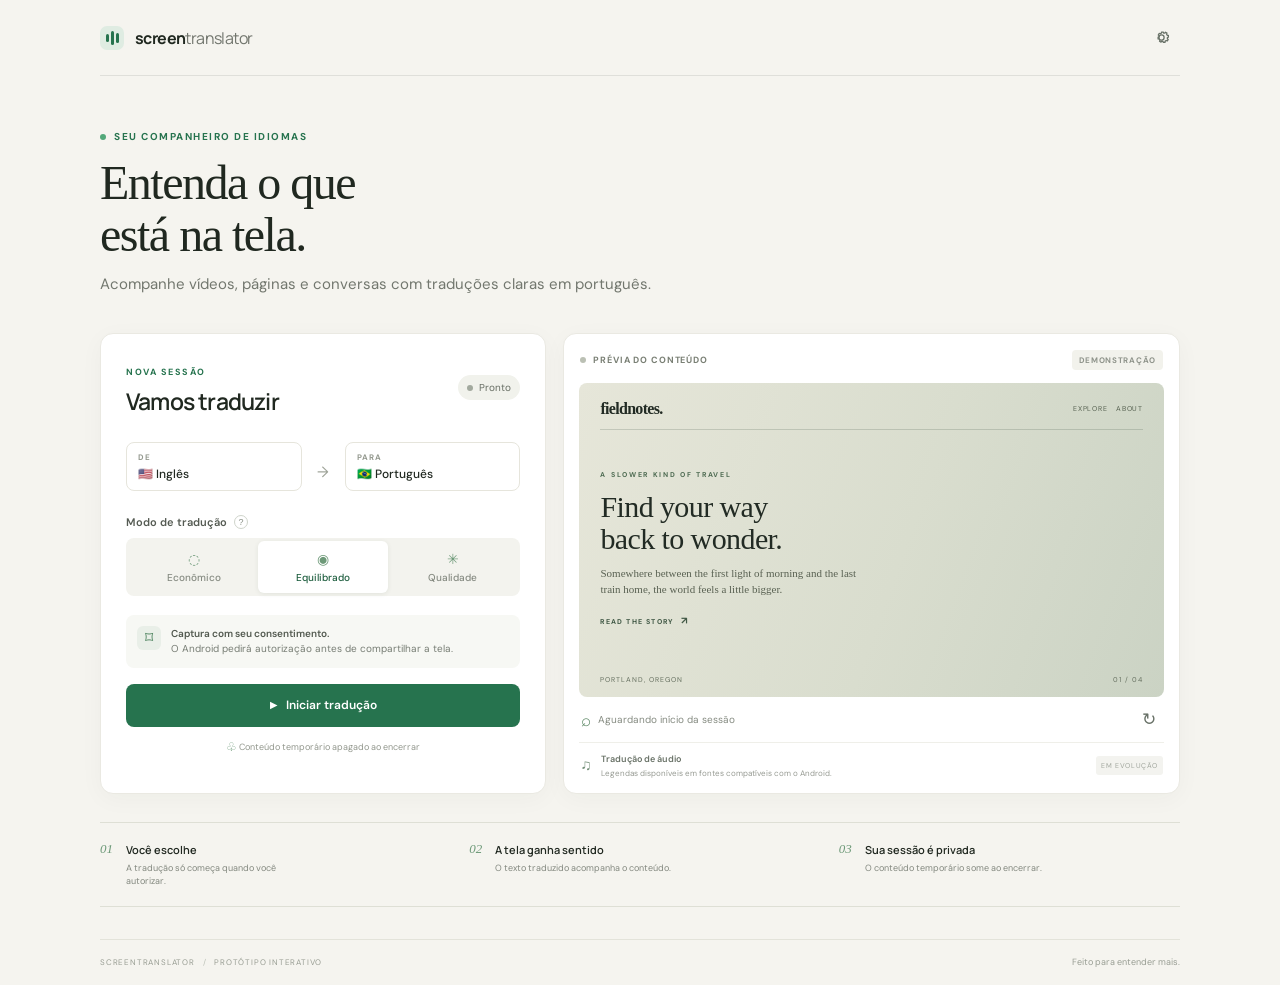
<file: prototype/index.html>
<!doctype html>
<html lang="pt-BR">
  <head>
    <meta charset="utf-8" />
    <meta name="viewport" content="width=device-width, initial-scale=1" />
    <meta name="theme-color" content="#f5f4ef" />
    <title>ScreenTranslator — protótipo</title>
    <link rel="stylesheet" href="styles.css" />
  </head>
  <body>
    <div class="app-shell">
      <header class="topbar">
        <a class="brand" href="#inicio" aria-label="ScreenTranslator início">
          <span class="brand-mark" aria-hidden="true"><span></span><span></span><span></span></span>
          <span>screen<span class="brand-light">translator</span></span>
        </a>
        <button class="icon-button" id="open-settings" aria-label="Abrir preferências" title="Preferências">
          <svg viewBox="0 0 24 24" aria-hidden="true"><path d="M12 8.7a3.3 3.3 0 1 0 0 6.6 3.3 3.3 0 0 0 0-6.6Z"/><path d="m19.4 13.5 1.1.9-1.1 1.9-1.4-.5a7.8 7.8 0 0 1-1.4.8l-.2 1.5h-2.2l-.4-1.4a7.8 7.8 0 0 1-1.6 0l-.8 1.2-1.9-1.1.5-1.4a7.8 7.8 0 0 1-.8-1.4l-1.5-.2v-2.2l1.4-.4a7.8 7.8 0 0 1 0-1.6L7.9 8.8 9 6.9l1.4.5a7.8 7.8 0 0 1 1.4-.8l.2-1.5h2.2l.4 1.4a7.8 7.8 0 0 1 1.6 0l.8-1.2 1.9 1.1-.5 1.4a7.8 7.8 0 0 1 .8 1.4l1.5.2v2.2l-1.3.4a7.8 7.8 0 0 1 0 1.5Z"/></svg>
        </button>
      </header>

      <main id="inicio">
        <section class="intro">
          <div class="eyebrow"><span class="eyebrow-dot"></span> SEU COMPANHEIRO DE IDIOMAS</div>
          <h1>Entenda o que<br class="desktop-break" /> está na tela.</h1>
          <p>Acompanhe vídeos, páginas e conversas com traduções claras em português.</p>
        </section>

        <section class="workspace" aria-label="Demonstração do tradutor">
          <div class="control-panel">
            <div class="panel-heading">
              <div>
                <span class="section-kicker">NOVA SESSÃO</span>
                <h2>Vamos traduzir</h2>
              </div>
              <span class="status-pill" id="session-status"><i></i><span>Pronto</span></span>
            </div>

            <div class="language-row">
              <label class="field">
                <span>DE</span>
                <select id="source-language" aria-label="Idioma de origem">
                  <option value="en">🇺🇸 Inglês</option>
                  <option value="es">🇪🇸 Espanhol</option>
                </select>
              </label>
              <div class="language-arrow" aria-hidden="true">→</div>
              <label class="field target-field">
                <span>PARA</span>
                <select aria-label="Idioma de destino" disabled><option>🇧🇷 Português</option></select>
              </label>
            </div>

            <div class="mode-label"><span>Modo de tradução</span><button class="help-button" id="mode-help" aria-label="Sobre os modos">?</button></div>
            <div class="mode-switch" role="group" aria-label="Modo de tradução">
              <button class="mode-option" data-mode="economy"><span class="mode-icon">◌</span> Econômico</button>
              <button class="mode-option selected" data-mode="balanced"><span class="mode-icon">◉</span> Equilibrado</button>
              <button class="mode-option" data-mode="quality"><span class="mode-icon">✳</span> Qualidade</button>
            </div>

            <div class="capture-note">
              <span class="note-icon">⌑</span>
              <p><strong>Captura com seu consentimento.</strong><br />O Android pedirá autorização antes de compartilhar a tela.</p>
            </div>

            <button class="primary-button" id="start-session"><span class="play-icon">▶</span> Iniciar tradução</button>
            <button class="stop-button hidden" id="stop-session">Encerrar sessão</button>
            <p class="privacy-line"><span>♧</span> Conteúdo temporário apagado ao encerrar</p>
          </div>

          <div class="preview-panel">
            <div class="preview-topline">
              <div><span class="live-indicator" id="live-dot"></span><span id="preview-label">PRÉVIA DO CONTEÚDO</span></div>
              <span class="demo-tag">DEMONSTRAÇÃO</span>
            </div>
            <div class="sample-screen" id="sample-screen">
              <div class="screen-nav"><span class="screen-logo">fieldnotes.</span><span class="screen-menu">EXPLORE&nbsp;&nbsp; ABOUT</span></div>
              <div class="screen-content">
                <span class="screen-category">A SLOWER KIND OF TRAVEL</span>
                <h3 id="sample-title">Find your way<br />back to wonder.</h3>
                <p class="sample-copy" id="sample-copy">Somewhere between the first light of morning and the last train home, the world feels a little bigger.</p>
                <span class="screen-cta">READ THE STORY <b>↗</b></span>
              </div>
              <div class="translation-overlay hidden" id="translation-overlay">
                <span class="overlay-label"><span></span> TRADUÇÃO</span>
                <div id="translated-title">Encontre o caminho<br />de volta ao encanto.</div>
                <p id="translated-copy">Entre a primeira luz da manhã e o último trem para casa, o mundo parece um pouco maior.</p>
              </div>
              <div class="screen-foot"><span>PORTLAND, OREGON</span><span>01 / 04</span></div>
            </div>
            <div class="preview-footer">
              <div><span class="scan-icon">⌕</span><span id="activity-label">Aguardando início da sessão</span></div>
              <button class="next-sample" id="next-sample" aria-label="Alternar exemplo de tradução" title="Próximo exemplo">↻</button>
            </div>
            <div class="audio-notice"><span>♫</span><div><strong>Tradução de áudio</strong><small>Legendas disponíveis em fontes compatíveis com o Android.</small></div><span class="audio-later">EM EVOLUÇÃO</span></div>
          </div>
        </section>

        <section class="feature-strip" aria-label="Como funciona">
          <article><span class="feature-number">01</span><div><h3>Você escolhe</h3><p>A tradução só começa quando você autorizar.</p></div></article>
          <article><span class="feature-number">02</span><div><h3>A tela ganha sentido</h3><p>O texto traduzido acompanha o conteúdo.</p></div></article>
          <article><span class="feature-number">03</span><div><h3>Sua sessão é privada</h3><p>O conteúdo temporário some ao encerrar.</p></div></article>
        </section>
      </main>

      <footer class="footer"><span>SCREENTRANSLATOR <span class="footer-sep">/</span> PROTÓTIPO INTERATIVO</span><span>Feito para entender mais.</span></footer>
    </div>

    <dialog id="permission-dialog" class="dialog-card">
      <form method="dialog">
        <div class="dialog-mark">⌑</div>
        <span class="section-kicker">ANTES DE COMEÇAR</span>
        <h2>Compartilhe sua tela</h2>
        <p>Para reconhecer e traduzir o texto, o Android precisa da sua autorização para capturar a tela. Você pode encerrar a qualquer momento.</p>
        <div class="dialog-actions"><button class="quiet-button" value="cancel">Agora não</button><button class="primary-button dialog-primary" id="confirm-permission" value="default">Entendi, iniciar</button></div>
        <small>Nesta prévia, a autorização é simulada. Nenhuma captura real é feita.</small>
      </form>
    </dialog>

    <dialog id="settings-dialog" class="dialog-card compact-dialog">
      <form method="dialog">
        <button class="dialog-close" value="cancel" aria-label="Fechar">×</button>
        <span class="section-kicker">PREFERÊNCIAS</span>
        <h2>Do seu jeito</h2>
        <label class="setting-row"><span>Tamanho da tradução<small>Ajuste para facilitar a leitura</small></span><input id="text-size" type="range" min="14" max="22" value="16" /></label>
        <label class="setting-row"><span>Transparência da faixa<small>Deixe o conteúdo aparecer ao fundo</small></span><input id="opacity" type="range" min="70" max="100" value="94" /></label>
        <button class="primary-button dialog-primary" value="cancel">Concluir</button>
      </form>
    </dialog>

    <div class="toast" id="toast" role="status" aria-live="polite"></div>
    <script src="app.js"></script>
  </body>
</html>
</file>
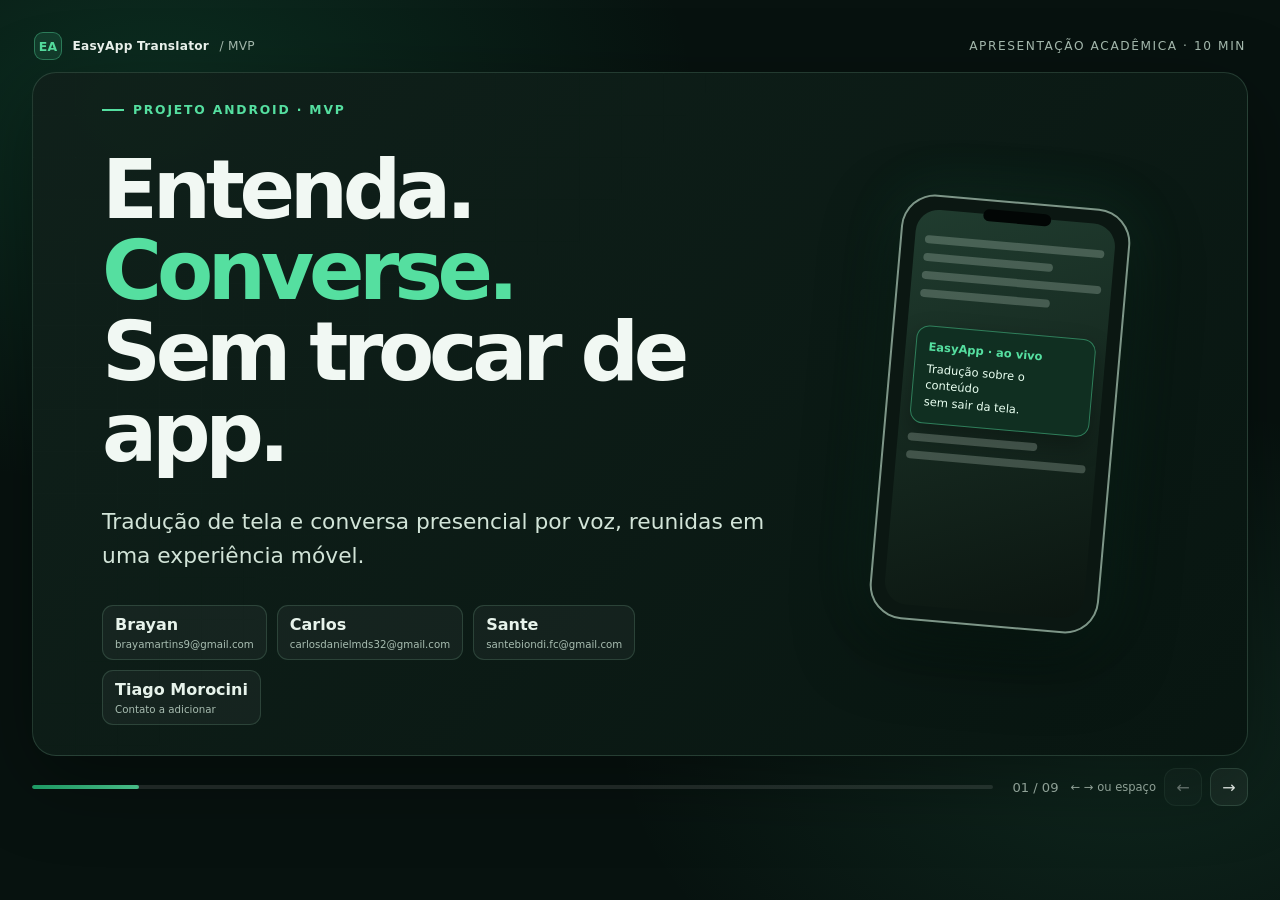
<file: docs/apresentacao.html>
<!doctype html>
<html lang="pt-BR">
<head>
  <meta charset="utf-8">
  <meta name="viewport" content="width=device-width, initial-scale=1">
  <meta name="theme-color" content="#07120f">
  <title>EasyApp Translator — apresentação do MVP</title>
  <style>
    :root {
      color-scheme: dark;
      --bg: #07120f;
      --panel: #10211b;
      --panel-2: #152b23;
      --line: rgba(170, 232, 198, .16);
      --text: #f1f8f3;
      --muted: #a8bdb1;
      --green: #55dfa0;
      --green-2: #20a86d;
      --amber: #f5c56b;
      --red: #ff897c;
      --shadow: 0 24px 80px rgba(0, 0, 0, .36);
    }
    * { box-sizing: border-box; }
    html, body { width: 100%; min-height: 100%; margin: 0; }
    body {
      display: grid;
      place-items: center;
      overflow: hidden;
      background:
        radial-gradient(ellipse at 12% 12%, rgba(32, 168, 109, .19), transparent 34rem),
        radial-gradient(ellipse at 88% 82%, rgba(85, 223, 160, .10), transparent 32rem), var(--bg);
      color: var(--text);
      font-family: Inter, ui-sans-serif, system-ui, -apple-system, BlinkMacSystemFont, "Segoe UI", sans-serif;
    }
    button { font: inherit; }
    .app { width: min(100vw, 1600px, calc(177.78svh - 298px)); padding: clamp(12px, 2.5vw, 32px); }
    .topline { display: flex; align-items: center; justify-content: space-between; gap: 1rem; margin: 0 2px 12px; color: var(--muted); font-size: .76rem; letter-spacing: .13em; text-transform: uppercase; }
    .brand { display: flex; align-items: center; gap: .65rem; color: var(--text); font-weight: 750; letter-spacing: .02em; text-transform: none; }
    .brand-mark { display: grid; width: 28px; height: 28px; place-items: center; border: 1px solid rgba(85, 223, 160, .4); border-radius: 9px; background: rgba(85, 223, 160, .12); color: var(--green); font-size: .78rem; }
    .stage { position: relative; width: 100%; aspect-ratio: 16 / 9; min-height: 0; overflow: hidden; border: 1px solid var(--line); border-radius: 24px; background: linear-gradient(135deg, rgba(16, 33, 27, .98), rgba(8, 22, 17, .98)); box-shadow: var(--shadow); }
    .stage::before { position: absolute; inset: 0; pointer-events: none; content: ""; opacity: .24; background-image: linear-gradient(rgba(184, 236, 203, .04) 1px, transparent 1px), linear-gradient(90deg, rgba(184, 236, 203, .04) 1px, transparent 1px); background-size: 42px 42px; mask-image: linear-gradient(130deg, black, transparent 70%); }
    .slide { position: absolute; inset: 0; display: none; flex-direction: column; justify-content: center; gap: clamp(16px, 2vw, 28px); padding: clamp(24px, 5.4vw, 82px); animation: enter .32s ease both; }
    .slide.active { display: flex; }
    @keyframes enter { from { opacity: .3; transform: translateY(8px); } to { opacity: 1; transform: translateY(0); } }
    .slide-top { display: flex; align-items: center; justify-content: space-between; gap: 1rem; }
    .eyebrow { display: inline-flex; align-items: center; gap: .55rem; color: var(--green); font-size: .77rem; font-weight: 800; letter-spacing: .15em; text-transform: uppercase; }
    .eyebrow::before { width: 22px; height: 2px; background: var(--green); content: ""; }
    .speaker { color: var(--muted); font-size: .82rem; }
    h1, h2, h3, p { margin: 0; }
    h1 { max-width: 980px; font-size: clamp(2.5rem, 6.4vw, 6.2rem); line-height: .99; letter-spacing: -.065em; }
    h2 { max-width: 1100px; font-size: clamp(1.8rem, 4.2vw, 4rem); line-height: 1.04; letter-spacing: -.045em; }
    h3 { font-size: clamp(1rem, 1.55vw, 1.35rem); letter-spacing: -.02em; }
    code { padding: .12em .34em; border: 1px solid rgba(85,223,160,.16); border-radius: 5px; background: rgba(85,223,160,.08); color: #b6f3ce; font-family: ui-monospace, SFMono-Regular, Consolas, monospace; font-size: .9em; }
    .lead { max-width: 850px; color: #d2e4d8; font-size: clamp(1.03rem, 1.7vw, 1.5rem); line-height: 1.55; }
    .small { color: var(--muted); font-size: clamp(.78rem, 1vw, .94rem); line-height: 1.5; }
    .accent { color: var(--green); }
    .hero { display: grid; grid-template-columns: 1.5fr .8fr; align-items: center; gap: 4vw; }
    .hero-copy { display: flex; flex-direction: column; align-items: flex-start; gap: clamp(18px, 2.5vw, 32px); }
    .hero-art { position: relative; display: grid; place-items: center; min-height: 300px; }
    .phone { position: relative; width: clamp(150px, 18vw, 230px); aspect-ratio: .54; padding: 13px; border: 2px solid rgba(220, 255, 233, .55); border-radius: 34px; background: #0b1712; box-shadow: 0 24px 68px rgba(0,0,0,.5), 0 0 60px rgba(48, 196, 123, .13); transform: rotate(5deg); }
    .phone::before { position: absolute; z-index: 2; top: 8px; left: 50%; width: 30%; height: 12px; border-radius: 20px; background: #020605; content: ""; transform: translateX(-50%); }
    .phone-screen { display: flex; height: 100%; flex-direction: column; gap: 10px; overflow: hidden; padding: 26px 10px 10px; border-radius: 23px; background: linear-gradient(160deg, #203c2f, #0b1510); }
    .screen-line { height: 8px; border-radius: 8px; background: rgba(226, 245, 233, .22); }
    .screen-line:nth-child(2n) { width: 72%; }
    .floating-card { margin-top: 18px; padding: 12px; border: 1px solid rgba(85, 223, 160, .45); border-radius: 13px; background: rgba(16, 48, 34, .95); color: #e9fff1; font-size: .72rem; line-height: 1.45; box-shadow: 0 10px 25px rgba(0,0,0,.3); }
    .floating-card b { display: block; margin-bottom: 5px; color: var(--green); }
    .pill-row { display: flex; flex-wrap: wrap; gap: 8px; }
    .pill { display: inline-flex; align-items: center; gap: .45rem; padding: .55rem .8rem; border: 1px solid var(--line); border-radius: 99px; background: rgba(255,255,255,.035); color: #dbe9df; font-size: .84rem; }
    .pill .dot { width: 7px; height: 7px; border-radius: 50%; background: var(--green); box-shadow: 0 0 12px var(--green); }
    .grid-2, .grid-3, .grid-4 { display: grid; gap: 14px; }
    .grid-2 { grid-template-columns: repeat(2, minmax(0, 1fr)); }
    .grid-3 { grid-template-columns: repeat(3, minmax(0, 1fr)); }
    .grid-4 { grid-template-columns: repeat(4, minmax(0, 1fr)); }
    .card { position: relative; padding: clamp(15px, 2vw, 25px); border: 1px solid var(--line); border-radius: 17px; background: linear-gradient(145deg, rgba(255,255,255,.055), rgba(255,255,255,.018)); }
    .card p { margin-top: 9px; color: var(--muted); font-size: clamp(.82rem, 1.16vw, 1rem); line-height: 1.48; }
    .card .icon { display: grid; width: 36px; height: 36px; margin-bottom: 13px; place-items: center; border-radius: 11px; background: rgba(85, 223, 160, .12); color: var(--green); font-weight: 800; }
    .card.emphasis { border-color: rgba(85, 223, 160, .38); background: linear-gradient(145deg, rgba(35, 130, 82, .2), rgba(255,255,255,.025)); }
    .split { display: grid; grid-template-columns: 1fr 1fr; align-items: stretch; gap: 16px; }
    .label { display: block; margin-bottom: 12px; color: var(--green); font-size: .72rem; font-weight: 800; letter-spacing: .14em; text-transform: uppercase; }
    .number { color: rgba(85, 223, 160, .36); font-size: clamp(2.2rem, 5vw, 4.6rem); font-weight: 850; letter-spacing: -.08em; line-height: 1; }
    .flow { display: flex; align-items: stretch; justify-content: center; gap: 9px; }
    .flow-node { display: flex; min-width: 0; flex: 1; flex-direction: column; justify-content: center; padding: 14px 12px; border: 1px solid rgba(85,223,160,.24); border-radius: 13px; background: rgba(85,223,160,.07); text-align: center; }
    .flow-node strong { font-size: clamp(.75rem, 1.15vw, 1rem); }
    .flow-node span { margin-top: 6px; color: var(--muted); font-size: clamp(.67rem, .9vw, .82rem); line-height: 1.35; }
    .arrow { align-self: center; color: var(--green); font-size: 1.35rem; }
    .stack { display: flex; flex-direction: column; gap: 10px; }
    .stack-row { display: grid; grid-template-columns: 150px 1fr; gap: 12px; align-items: center; padding: 12px 15px; border: 1px solid var(--line); border-radius: 12px; background: rgba(255,255,255,.03); }
    .stack-row strong { color: var(--green); font-size: .88rem; }
    .stack-row span { color: #d5e3d9; font-size: .88rem; line-height: 1.4; }
    .diagram { width: 100%; max-height: 38vh; overflow: visible; }
    .diagram text { fill: #eaf6ee; font: 600 15px system-ui, sans-serif; }
    .diagram .sub { fill: #a8bdb1; font-size: 12px; font-weight: 450; }
    .diagram .node { fill: #132a20; stroke: #3bb67b; stroke-width: 1.5; }
    .diagram .node-alt { fill: #183629; stroke: #73e8aa; stroke-width: 1.5; }
    .diagram .path { fill: none; stroke: #55dfa0; stroke-width: 2; marker-end: url(#arrow); }
    .diagram .path-soft { fill: none; stroke: #90a99a; stroke-width: 1.5; stroke-dasharray: 5 5; marker-end: url(#arrow-soft); }
    .flow-note { display: flex; align-items: flex-start; gap: 12px; padding: 13px 15px; border-left: 3px solid var(--amber); border-radius: 0 10px 10px 0; background: rgba(245,197,107,.08); color: #f2e6cb; font-size: .88rem; line-height: 1.45; }
    .checklist { display: grid; grid-template-columns: 1fr 1fr; gap: 12px; }
    .check { display: flex; align-items: flex-start; gap: 11px; padding: 14px; border: 1px solid var(--line); border-radius: 13px; background: rgba(255,255,255,.03); }
    .check b { flex: 0 0 25px; display: grid; width: 25px; height: 25px; place-items: center; border-radius: 8px; background: rgba(85,223,160,.13); color: var(--green); }
    .check span { color: #d8e6dc; font-size: .87rem; line-height: 1.4; }
    .status { display: inline-flex; align-items: center; gap: .5rem; color: var(--amber); font-size: .75rem; font-weight: 750; letter-spacing: .08em; text-transform: uppercase; }
    .status::before { width: 8px; height: 8px; border-radius: 50%; background: currentColor; content: ""; }
    .person-row { display: flex; flex-wrap: wrap; gap: 10px; }
    .person { display: flex; min-width: 140px; flex-direction: column; gap: 4px; padding: 9px 12px; border: 1px solid var(--line); border-radius: 11px; background: rgba(255,255,255,.04); color: #e7f3eb; font-weight: 650; text-decoration: none; }
    a.person:hover { border-color: rgba(85,223,160,.52); background: rgba(85,223,160,.09); }
    .person small { color: var(--muted); font-size: .64rem; font-weight: 450; letter-spacing: 0; white-space: nowrap; }
    .footer { display: flex; align-items: center; justify-content: space-between; gap: 12px; margin-top: 12px; }
    .progress-track { flex: 1; height: 4px; overflow: hidden; border-radius: 10px; background: rgba(255,255,255,.12); }
    .progress-fill { width: 11.11%; height: 100%; border-radius: inherit; background: linear-gradient(90deg, var(--green-2), var(--green)); transition: width .28s ease; }
    .counter { min-width: 54px; color: var(--muted); font-variant-numeric: tabular-nums; font-size: .82rem; text-align: right; }
    .controls { display: flex; align-items: center; gap: 8px; }
    .nav-btn { display: grid; width: 38px; height: 38px; place-items: center; border: 1px solid var(--line); border-radius: 12px; background: rgba(255,255,255,.05); color: var(--text); cursor: pointer; transition: background .15s, border-color .15s, transform .15s; }
    .nav-btn:hover { border-color: rgba(85,223,160,.5); background: rgba(85,223,160,.13); }
    .nav-btn:active { transform: scale(.96); }
    .nav-btn:disabled { opacity: .38; cursor: default; }
    button:focus-visible { outline: 3px solid var(--green); outline-offset: 3px; }
    .key-hint { color: var(--muted); font-size: .72rem; }
    .sr-only { position: absolute; width: 1px; height: 1px; overflow: hidden; clip: rect(0,0,0,0); white-space: nowrap; }
    @media (max-width: 760px) {
      body { display: block; overflow: auto; }
      .app { width: 100%; padding: 10px; }
      .stage { min-height: 78vh; aspect-ratio: auto; border-radius: 18px; }
      .slide { position: relative; min-height: 78vh; padding: 25px 20px; }
      .slide:not(.active) { display: none; }
      .hero, .split { grid-template-columns: 1fr; }
      .hero-art { min-height: 180px; }
      .phone { width: 125px; }
      .person { min-width: 130px; }
      .person small { font-size: .62rem; }
      .grid-3, .grid-4 { grid-template-columns: 1fr 1fr; }
      .flow { flex-wrap: wrap; }
      .flow-node { flex-basis: 40%; }
      .arrow { display: none; }
      .stack-row { grid-template-columns: 105px 1fr; }
      .diagram { max-height: 30vh; }
      .key-hint { display: none; }
    }
    @media (max-width: 440px) {
      .grid-2, .grid-3, .grid-4, .checklist { grid-template-columns: 1fr; }
      .slide { gap: 18px; }
      h2 { font-size: 1.8rem; }
      .speaker { display: none; }
      .person { min-width: 0; flex: 1 1 calc(50% - 5px); }
      .person small { font-size: .59rem; }
    }
    @media (prefers-reduced-motion: reduce) {
      *, *::before, *::after { animation-duration: .01ms !important; scroll-behavior: auto !important; transition-duration: .01ms !important; }
    }
  </style>
</head>
<body>
  <div class="app">
    <div class="topline">
      <div class="brand"><span class="brand-mark">EA</span> EasyApp Translator <span style="color:var(--muted);font-weight:500">/ MVP</span></div>
      <span>Apresentação acadêmica · 10 min</span>
    </div>

    <main class="stage" id="deck" aria-label="Apresentação EasyApp Translator">
      <section class="slide active" aria-label="Slide 1 de 9: capa" aria-hidden="false">
        <div class="hero">
          <div class="hero-copy">
            <span class="eyebrow">Projeto Android · MVP</span>
            <h1>Entenda.<br><span class="accent">Converse.</span><br>Sem trocar de app.</h1>
            <p class="lead">Tradução de tela e conversa presencial por voz, reunidas em uma experiência móvel.</p>
            <div class="person-row" aria-label="Integrantes da equipe">
              <a class="person" href="mailto:brayamartins9@gmail.com"><strong>Brayan</strong><small>brayamartins9@gmail.com</small></a>
              <a class="person" href="mailto:carlosdanielmds32@gmail.com"><strong>Carlos</strong><small>carlosdanielmds32@gmail.com</small></a>
              <a class="person" href="mailto:santebiondi.fc@gmail.com"><strong>Sante</strong><small>santebiondi.fc@gmail.com</small></a>
              <span class="person"><strong>Tiago Morocini</strong><small>Contato a adicionar</small></span>
            </div>
          </div>
          <div class="hero-art" aria-hidden="true">
            <div class="phone"><div class="phone-screen">
              <div class="screen-line"></div><div class="screen-line"></div><div class="screen-line"></div><div class="screen-line"></div>
              <div class="floating-card"><b>EasyApp · ao vivo</b>Tradução sobre o conteúdo<br>sem sair da tela.</div>
              <div class="screen-line"></div><div class="screen-line"></div>
            </div></div>
          </div>
        </div>
      </section>

      <section class="slide" aria-label="Slide 2 de 9: problema e proposta" aria-hidden="true">
        <div class="slide-top"><span class="eyebrow">01 · O problema</span><span class="speaker">Brayan · 1 min</span></div>
        <h2>A tradução interrompe o <span class="accent">contexto</span>.</h2>
        <p class="lead">Alternar entre o conteúdo e um tradutor quebra a leitura. Numa conversa, cada troca aumenta o atrito.</p>
        <div class="split">
          <article class="card"><span class="label">Hoje</span><h3>Copiar · trocar de app · voltar</h3><p>Um ciclo repetido para cada frase, tela ou instrução que a pessoa não compreende.</p></article>
          <article class="card emphasis"><span class="label">Proposta EasyApp</span><h3>Tradução perto do momento</h3><p>OCR e sobreposição para texto visível; turnos de fala traduzidos e sintetizados para conversas presenciais.</p></article>
        </div>
        <div class="pill-row"><span class="pill"><i class="dot"></i>Um app · dois modos</span><span class="pill">Consentimento explícito</span><span class="pill">Processamento prioritariamente local</span></div>
      </section>

      <section class="slide" aria-label="Slide 3 de 9: especificação e CI/CD" aria-hidden="true">
        <div class="slide-top"><span class="eyebrow">02 · Método e entrega</span><span class="speaker">Brayan · 1 min</span></div>
        <h2>Especificar, dividir, <span class="accent">entregar</span>.</h2>
        <div class="grid-3">
          <article class="card"><span class="number">01</span><h3>Proposta</h3><p>Problema, usuários e critérios do MVP registrados na especificação.</p></article>
          <article class="card"><span class="number">02</span><h3>Desenho técnico</h3><p>Pesquisa e plano descrevem APIs, arquitetura, riscos e decisões.</p></article>
          <article class="card"><span class="number">03</span><h3>Tarefas</h3><p>Implementação acompanhada por itens pequenos e verificáveis.</p></article>
        </div>
        <div class="stack">
          <div class="stack-row"><strong>Este repositório</strong><span>Usa Spec-Kit: <code>spec.md</code>, <code>plan.md</code>, <code>research.md</code> e <code>tasks.md</code>.</span></div>
          <div class="stack-row"><strong>OpenSpec</strong><span><code>proposal.md</code> e <code>design.md</code> são nomes conceituais citados no roteiro; esses arquivos não existem neste checkout.</span></div>
          <div class="stack-row"><strong>GitHub Actions</strong><span>Push na <code>main</code> → JDK 17 → <code>assembleDebug</code> → artefato <code>easyapp-debug-apk</code>.</span></div>
        </div>
      </section>

      <section class="slide" aria-label="Slide 4 de 9: dois modos" aria-hidden="true">
        <div class="slide-top"><span class="eyebrow">03 · Experiência</span><span class="speaker">Carlos · 1 min</span></div>
        <h2>Uma sessão, dois <span class="accent">caminhos</span>.</h2>
        <div class="grid-2">
          <article class="card emphasis"><div class="icon">▤</div><span class="label">Modo 01 · tela</span><h3>Tradução de Tela e Apps</h3><p>O usuário autoriza a captura. O app lê texto visível e apresenta a tradução numa janela flutuante.</p></article>
          <article class="card"><div class="icon">♫</div><span class="label">Modo 02 · voz</span><h3>Conversa Presencial por Voz</h3><p>Uma pessoa fala por vez. A fala é transcrita, traduzida e pode ser lida em voz alta.</p></article>
        </div>
        <div class="pill-row"><span class="pill">Kotlin</span><span class="pill">Jetpack Compose</span><span class="pill">Android 11+ · API 30+</span><span class="pill">Modelos ML Kit no aparelho</span></div>
        <p class="small">Compose respeita a barra inferior via <code>navigationBarsPadding()</code>; não há chamada explícita à API <code>enableEdgeToEdge()</code> nesta versão.</p>
      </section>

      <section class="slide" aria-label="Slide 5 de 9: arquitetura Android" aria-hidden="true">
        <div class="slide-top"><span class="eyebrow">04 · Arquitetura Android</span><span class="speaker">Carlos · 1 min 30 s</span></div>
        <h2>Uma sessão coordena os <span class="accent">pipelines</span>.</h2>
        <svg class="diagram" viewBox="0 0 1000 400" role="img" aria-label="Diagrama: interface Compose envia modo ao SessionService, que coordena pipeline de tela e pipeline de voz; preferências são salvas no DataStore.">
          <defs>
            <marker id="arrow" markerWidth="10" markerHeight="10" refX="8" refY="3" orient="auto"><path d="M0,0 L0,6 L9,3 z" fill="#55dfa0"/></marker>
            <marker id="arrow-soft" markerWidth="10" markerHeight="10" refX="8" refY="3" orient="auto"><path d="M0,0 L0,6 L9,3 z" fill="#90a99a"/></marker>
          </defs>
          <rect class="node-alt" x="365" y="20" width="270" height="65" rx="14"/><text x="500" y="49" text-anchor="middle">Jetpack Compose</text><text class="sub" x="500" y="70" text-anchor="middle">modo · idiomas · controles</text>
          <path class="path" d="M500 86 V125"/>
          <rect class="node" x="365" y="132" width="270" height="70" rx="14"/><text x="500" y="163" text-anchor="middle">SessionService</text><text class="sub" x="500" y="185" text-anchor="middle">ForegroundService · ciclo de vida</text>
          <path class="path" d="M410 203 C360 230 270 226 235 256"/><path class="path" d="M590 203 C640 230 730 226 765 256"/>
          <rect class="node" x="40" y="264" width="390" height="92" rx="14"/><text x="235" y="295" text-anchor="middle">Pipeline de tela</text><text class="sub" x="235" y="319" text-anchor="middle">MediaProjection → ImageReader → ML Kit</text><text class="sub" x="235" y="340" text-anchor="middle">→ WindowManager overlay</text>
          <rect class="node" x="570" y="264" width="390" height="92" rx="14"/><text x="765" y="295" text-anchor="middle">Pipeline de voz</text><text class="sub" x="765" y="319" text-anchor="middle">SpeechRecognizer → ML Kit Translation</text><text class="sub" x="765" y="340" text-anchor="middle">→ TextToSpeech</text>
          <rect class="node-alt" x="425" y="258" width="150" height="72" rx="13"/><text x="500" y="286" text-anchor="middle">DataStore</text><text class="sub" x="500" y="307" text-anchor="middle">só preferências</text>
          <path class="path-soft" d="M500 202 V244"/>
        </svg>
        <p class="small">Reconhecimento de voz é criado e acionado na Main Thread. O fallback para o serviço padrão pode depender de rede e do provedor configurado.</p>
      </section>

      <section class="slide" aria-label="Slide 6 de 9: fluxo de tradução de tela" aria-hidden="true">
        <div class="slide-top"><span class="eyebrow">05 · Demonstração 1</span><span class="speaker">Sante · 1 min 15 s</span></div>
        <h2>O texto fica sobre a <span class="accent">tela original</span>.</h2>
        <div class="flow" aria-label="Fluxo de tradução de tela">
          <div class="flow-node"><strong>Consentimento</strong><span>MediaProjection</span></div><span class="arrow">→</span>
          <div class="flow-node"><strong>Captura</strong><span>ImageReader · polling 1,3 s</span></div><span class="arrow">→</span>
          <div class="flow-node"><strong>OCR</strong><span>ML Kit Text Recognition</span></div><span class="arrow">→</span>
          <div class="flow-node"><strong>Tradução</strong><span>modelo local do ML Kit</span></div><span class="arrow">→</span>
          <div class="flow-node"><strong>Overlay</strong><span>arrastar · expandir · ajustar</span></div>
        </div>
        <div class="grid-4">
          <article class="card"><h3>Arraste</h3><p>Barra superior reposiciona a janela.</p></article>
          <article class="card"><h3>Toque</h3><p>Toque curto recolhe ou expande.</p></article>
          <article class="card"><h3>Ajuste</h3><p><code>A-</code>, <code>A+</code> e transparência.</p></article>
          <article class="card"><h3>Controle</h3><p><code>PAUSAR</code> e <code>FECHAR</code> encerram ou suspendem.</p></article>
        </div>
        <div class="flow-note"><span>●</span><span>Validação reportada: captura, OCR e tradução offline com ML Kit funcionaram em aparelho físico. Capturas permanecem sujeitas ao consentimento e às restrições do app de origem.</span></div>
      </section>

      <section class="slide" aria-label="Slide 7 de 9: fluxo de conversa por voz" aria-hidden="true">
        <div class="slide-top"><span class="eyebrow">06 · Demonstração 2</span><span class="speaker">Sante · 1 min 15 s</span></div>
        <h2>Turnos alternados, fala em <span class="accent">dois sentidos</span>.</h2>
        <svg class="diagram" viewBox="0 0 1000 310" role="img" aria-label="Fluxo de voz: falante escolhe idioma, microfone captura, SpeechRecognizer transcreve, ML Kit traduz e TextToSpeech reproduz a tradução; o próximo falante inverte a direção.">
          <defs>
            <marker id="arrow2" markerWidth="10" markerHeight="10" refX="8" refY="3" orient="auto"><path d="M0,0 L0,6 L9,3 z" fill="#55dfa0"/></marker>
            <marker id="arrow2soft" markerWidth="10" markerHeight="10" refX="8" refY="3" orient="auto"><path d="M0,0 L0,6 L9,3 z" fill="#90a99a"/></marker>
          </defs>
          <path d="M110 93 H888" stroke="#55dfa0" stroke-width="2" fill="none" marker-end="url(#arrow2)"/>
          <rect class="node-alt" x="25" y="45" width="165" height="95" rx="15"/><text x="107" y="80" text-anchor="middle">Falante</text><text class="sub" x="107" y="103" text-anchor="middle">Você · destino</text><text class="sub" x="107" y="121" text-anchor="middle">Interlocutor · origem</text>
          <rect class="node" x="225" y="45" width="165" height="95" rx="15"/><text x="307" y="82" text-anchor="middle">Microfone</text><text class="sub" x="307" y="108" text-anchor="middle">RECORD_AUDIO</text>
          <rect class="node" x="425" y="45" width="165" height="95" rx="15"/><text x="507" y="82" text-anchor="middle">SpeechRecognizer</text><text class="sub" x="507" y="108" text-anchor="middle">Main Thread · STT</text>
          <rect class="node" x="625" y="45" width="150" height="95" rx="15"/><text x="700" y="82" text-anchor="middle">ML Kit</text><text class="sub" x="700" y="108" text-anchor="middle">tradução local</text>
          <rect class="node-alt" x="810" y="45" width="165" height="95" rx="15"/><text x="892" y="82" text-anchor="middle">TextToSpeech</text><text class="sub" x="892" y="108" text-anchor="middle">fala · repetir</text>
          <path d="M885 169 C885 264 125 264 125 169" stroke="#90a99a" stroke-width="2" fill="none" stroke-dasharray="7 7" marker-end="url(#arrow2soft)"/>
          <text class="sub" x="500" y="239" text-anchor="middle">troca o falante · inverte idioma de entrada e saída · inicia o próximo turno</text>
        </svg>
        <div class="split">
          <div class="card"><span class="label">Na tela</span><h3>Transcrição → tradução</h3><p>Texto parcial e final, indicação de idioma e estado de reconhecimento.</p></div>
          <div class="card"><span class="label">Em áudio</span><h3>Fala de saída</h3><p>Voz offline, velocidade, volume e repetição quando o aparelho oferece uma voz compatível.</p></div>
        </div>
        <p class="small">A correção recente do botão de escuta e fallback foi feita após o teste físico; falta confirmar o comportamento nesta build.</p>
      </section>

      <section class="slide" aria-label="Slide 8 de 9: desafios técnicos" aria-hidden="true">
        <div class="slide-top"><span class="eyebrow">07 · Aprendizados</span><span class="speaker">Tiago Morocini · 1 min 15 s</span></div>
        <h2>O aparelho revelou detalhes que o código escondia.</h2>
        <div class="checklist">
          <div class="check"><b>✓</b><span><strong>OCR:</strong> registrar texto como visível antes de enviá-lo à tradução; pré-carregar modelo e continuar a captura.</span></div>
          <div class="check"><b>✓</b><span><strong>Toque e arraste:</strong> usar <code>scaledTouchSlop</code> para não consumir o toque curto como gesto de movimento.</span></div>
          <div class="check"><b>✓</b><span><strong>Reconhecimento de voz:</strong> criar e iniciar <code>SpeechRecognizer</code> na Main Thread e mostrar feedback para erros e fallback.</span></div>
          <div class="check"><b>✓</b><span><strong>Área útil:</strong> aplicar <code>navigationBarsPadding()</code> para o conteúdo não ficar atrás da barra inferior.</span></div>
        </div>
        <div class="flow-note"><span>!</span><span>A captura/OCR de tela foi confirmada em aparelho físico. O ajuste final de voz precisa de nova validação física; não é apresentado como concluído.</span></div>
      </section>

      <section class="slide" aria-label="Slide 9 de 9: próximos passos e encerramento" aria-hidden="true">
        <div class="slide-top"><span class="eyebrow">08 · Próximos passos</span><span class="speaker">Tiago Morocini · 1 min 15 s</span></div>
        <h2>Do protótipo funcional à <span class="accent">confiabilidade</span>.</h2>
        <div class="grid-3">
          <article class="card"><div class="icon">01</div><h3>Revalidar voz</h3><p>Confirmar escuta, fallback, transcrição, tradução e TTS no APK mais recente.</p></article>
          <article class="card"><div class="icon">02</div><h3>Medir em contexto</h3><p>Latência, compreensão, ruído, bateria e compatibilidade com apps e aparelhos.</p></article>
          <article class="card"><div class="icon">03</div><h3>Áudio e histórico</h3><p>Ampliar validação de legendas de áudio interno e definir histórico útil sem persistir conteúdo por padrão.</p></article>
        </div>
        <div class="split">
          <div><span class="status">MVP · progresso validado parcialmente</span><p class="small" style="margin-top:10px">Dois modos no mesmo app · consentimento explícito · processamento local priorizado</p></div>
          <div class="card emphasis"><span class="label">Obrigado</span><h3>EasyApp Translator</h3><p>Brayan · Carlos · Sante · Tiago Morocini</p></div>
        </div>
      </section>
    </main>

    <div class="footer">
      <div class="progress-track" role="progressbar" aria-label="Progresso da apresentação" aria-valuemin="1" aria-valuemax="9" aria-valuenow="1"><div class="progress-fill" id="progress"></div></div>
      <span class="counter" id="counter" aria-live="polite">01 / 09</span>
      <div class="controls">
        <span class="key-hint">← → ou espaço</span>
        <button class="nav-btn" id="previous" type="button" aria-label="Slide anterior" title="Anterior (seta esquerda)">←</button>
        <button class="nav-btn" id="next" type="button" aria-label="Próximo slide" title="Próximo (seta direita ou espaço)">→</button>
      </div>
    </div>
    <div class="sr-only" id="announcement" aria-live="polite"></div>
  </div>
  <script>
    (() => {
      const slides = Array.from(document.querySelectorAll(".slide"));
      const progress = document.getElementById("progress");
      const track = document.querySelector("[role='progressbar']");
      const counter = document.getElementById("counter");
      const announcement = document.getElementById("announcement");
      const previous = document.getElementById("previous");
      const next = document.getElementById("next");
      let current = 0;

      function show(index) {
        current = Math.max(0, Math.min(slides.length - 1, index));
        slides.forEach((slide, i) => {
          const active = i === current;
          slide.classList.toggle("active", active);
          slide.setAttribute("aria-hidden", String(!active));
        });
        const percent = ((current + 1) / slides.length) * 100;
        progress.style.width = `${percent}%`;
        track.setAttribute("aria-valuenow", String(current + 1));
        counter.textContent = `${String(current + 1).padStart(2, "0")} / ${String(slides.length).padStart(2, "0")}`;
        previous.disabled = current === 0;
        next.disabled = current === slides.length - 1;
        announcement.textContent = `Slide ${current + 1} de ${slides.length}: ${slides[current].getAttribute("aria-label")}`;
        document.title = `${slides[current].querySelector("h1, h2")?.textContent.replace(/\s+/g, " ").trim() || "EasyApp Translator"} — ${current + 1}/${slides.length}`;
      }

      previous.addEventListener("click", () => show(current - 1));
      next.addEventListener("click", () => show(current + 1));
      document.addEventListener("keydown", (event) => {
        if (event.altKey || event.ctrlKey || event.metaKey) return;
        if (event.target.closest("button, a, input, textarea, select")) return;
        if (["ArrowRight", " ", "PageDown"].includes(event.key)) {
          event.preventDefault(); show(current + 1);
        } else if (["ArrowLeft", "PageUp"].includes(event.key)) {
          event.preventDefault(); show(current - 1);
        } else if (event.key === "Home") {
          event.preventDefault(); show(0);
        } else if (event.key === "End") {
          event.preventDefault(); show(slides.length - 1);
        }
      });
      show(0);
    })();
  </script>
</body>
</html>
</file>
<file: prototype/styles.css>
@import url('https://fonts.googleapis.com/css2?family=DM+Sans:wght@400;500;600;700&family=Manrope:wght@400;500;600;700;800&display=swap');

:root{--paper:#f5f4ef;--ink:#202820;--muted:#777b72;--green:#26734e;--green-dark:#1d5d3e;--line:#e6e5dc;--white:#fff;--serif:Georgia,'Times New Roman',serif}
*{box-sizing:border-box}body{margin:0;background:var(--paper);color:var(--ink);font-family:'DM Sans',sans-serif;-webkit-font-smoothing:antialiased}.app-shell{max-width:1160px;margin:0 auto;padding:0 40px}.topbar{height:76px;display:flex;align-items:center;justify-content:space-between;border-bottom:1px solid rgba(32,40,32,.1)}.brand{display:flex;align-items:center;gap:11px;color:var(--ink);text-decoration:none;font:700 16px 'Manrope',sans-serif;letter-spacing:-.6px}.brand-light{font-weight:400;color:#72766e}.brand-mark{height:24px;width:24px;display:flex;align-items:center;justify-content:center;gap:2px;border-radius:7px;background:#dfece2}.brand-mark span{width:3px;border-radius:4px;background:var(--green)}.brand-mark span:nth-child(1){height:8px}.brand-mark span:nth-child(2){height:14px}.brand-mark span:nth-child(3){height:10px}.icon-button,.next-sample{border:0;background:transparent;color:#687167;cursor:pointer}.icon-button{width:38px;height:38px;border-radius:50%;display:grid;place-items:center}.icon-button:hover,.next-sample:hover{background:#e9e9e0}.icon-button svg{width:19px;fill:none;stroke:currentColor;stroke-width:1.6;stroke-linecap:round;stroke-linejoin:round}.intro{padding:54px 0 37px;max-width:630px}.eyebrow,.section-kicker{font-size:10px;letter-spacing:1.5px;font-weight:700;color:var(--green)}.eyebrow{display:flex;align-items:center;gap:8px}.eyebrow-dot{height:6px;width:6px;border-radius:50%;background:#52a879}h1,h2,h3,p{margin-top:0}h1{font:500 48px/1.09 var(--serif);letter-spacing:-1.5px;margin:14px 0 11px} .intro>p{font-size:15px;color:#72776e;margin:0;line-height:1.55}.workspace{display:grid;grid-template-columns: .84fr 1.16fr;gap:17px;align-items:stretch}.control-panel,.preview-panel{background:#fff;border:1px solid #eae9e2;border-radius:13px;box-shadow:0 5px 24px rgba(36,49,37,.035)}.control-panel{padding:25px 25px 18px}.panel-heading{display:flex;justify-content:space-between;align-items:center;margin-bottom:25px}.section-kicker{font-size:9px}.panel-heading h2{font:600 23px 'Manrope',sans-serif;letter-spacing:-.8px;margin:5px 0 0}.status-pill{display:flex;gap:6px;align-items:center;background:#f1f2ec;border-radius:99px;padding:6px 9px;color:#666d63;font-size:10px}.status-pill i{width:6px;height:6px;border-radius:50%;background:#a2a99e}.status-pill.active{background:#e8f4ec;color:#28734d}.status-pill.active i{background:#39a66b;box-shadow:0 0 0 3px #d5eddd}.language-row{display:grid;grid-template-columns:1fr 25px 1fr;align-items:end;gap:9px}.field{border:1px solid var(--line);border-radius:8px;padding:9px 11px 8px;display:flex;flex-direction:column;gap:4px}.field>span{font-size:8px;letter-spacing:1px;color:#94998f;font-weight:700}.field select{border:0;outline:0;background:transparent;color:var(--ink);font:500 12px 'DM Sans',sans-serif;width:100%;padding:0;appearance:none}.field select:disabled{opacity:1;color:var(--ink)}.language-arrow{height:38px;display:grid;place-items:center;color:#9da297;font-size:15px}.mode-label{display:flex;align-items:center;gap:7px;margin:24px 0 9px;color:#555b53;font-size:11px;font-weight:600}.help-button{border:1px solid #cfd4cb;border-radius:50%;width:14px;height:14px;line-height:10px;padding:0;color:#8b9288;background:transparent;font-size:9px;cursor:pointer}.mode-switch{display:grid;grid-template-columns:repeat(3,1fr);background:#f3f3ee;border-radius:8px;padding:3px}.mode-option{border:0;background:transparent;color:#858a81;border-radius:6px;padding:9px 2px;font:500 10px 'DM Sans',sans-serif;cursor:pointer}.mode-option.selected{background:#fff;color:var(--green-dark);box-shadow:0 1px 5px #273b2915}.mode-icon{display:block;font-size:14px;margin-bottom:3px;color:#6d9978}.capture-note{display:flex;gap:10px;margin:19px 0 16px;padding:11px;background:#f7f8f4;border-radius:8px;color:#777d74}.note-icon{height:24px;width:24px;display:grid;place-items:center;border-radius:6px;background:#e9efe8;color:#4a815c;flex:0 0 auto;font-size:16px}.capture-note p{font-size:10px;line-height:1.55;margin:0}.capture-note strong{color:#52594f;font-weight:600}.primary-button{display:flex;align-items:center;justify-content:center;gap:9px;background:var(--green);color:white;border:0;border-radius:8px;width:100%;height:43px;font:600 12px 'DM Sans',sans-serif;cursor:pointer;transition:background .15s,transform .15s}.primary-button:hover{background:var(--green-dark)}.primary-button:active{transform:scale(.99)}.play-icon{font-size:9px}.stop-button{width:100%;height:39px;margin-top:8px;border:1px solid #ead9d5;background:#fff;color:#a04d3f;border-radius:8px;font:600 11px 'DM Sans',sans-serif;cursor:pointer}.stop-button:hover{background:#fff8f6}.privacy-line{font-size:9px;color:#92978d;text-align:center;margin:12px 0 0}.privacy-line span{color:#6d9978;font-size:12px;vertical-align:-1px}.preview-panel{padding:15px}.preview-topline{display:flex;justify-content:space-between;align-items:center;height:23px;margin:0 1px 11px;font-size:9px;letter-spacing:.85px;color:#797f74;font-weight:700}.preview-topline>div{display:flex;align-items:center;gap:7px}.live-indicator{height:6px;width:6px;border-radius:50%;background:#bbc0b4}.live-indicator.active{background:#3eac70;box-shadow:0 0 0 3px #e4f2e9}.demo-tag{background:#f2f2ec;border-radius:4px;padding:5px 7px;font-size:8px;letter-spacing:.7px;color:#8e938a}.sample-screen{min-height:314px;position:relative;overflow:hidden;border-radius:8px;background:#d4d9cc;color:#222b24;padding:17px 21px 13px;display:flex;flex-direction:column;background-image:linear-gradient(110deg,#e6e6d9 0%,#d9ddce 55%,#cbd3c4 100%)}.screen-nav{display:flex;justify-content:space-between;align-items:center;border-bottom:1px solid #33463830;padding-bottom:11px}.screen-logo{font:700 16px var(--serif);letter-spacing:-.7px}.screen-menu{font-size:7px;letter-spacing:.8px;color:#576251}.screen-content{max-width:320px;padding-top:31px}.screen-category{font-size:7px;letter-spacing:1.7px;color:#4e6b52;font-weight:700}.screen-content h3{font:500 30px/1.08 var(--serif);letter-spacing:-.6px;margin:9px 0 9px}.sample-copy{max-width:270px;font:11px/1.5 var(--serif);color:#596152;margin:0}.screen-cta{display:inline-block;margin-top:16px;font-size:7px;letter-spacing:1.2px;font-weight:700;color:#405845}.screen-cta b{margin-left:5px;font-size:10px}.screen-foot{display:flex;justify-content:space-between;margin-top:auto;padding-top:14px;font-size:7px;letter-spacing:1px;color:#667060}.translation-overlay{position:absolute;left:12px;right:12px;bottom:30px;background:rgba(255,255,250,.94);border:1px solid #fff;border-radius:7px;padding:10px 12px 9px;box-shadow:0 5px 18px #2b352522;animation:rise .35s ease}.overlay-label{font-size:7px;letter-spacing:1px;color:var(--green);font-weight:700;display:flex;align-items:center;gap:5px}.overlay-label span{height:5px;width:5px;border-radius:50%;background:#55a976}.translation-overlay>div{font:600 15px/1.2 var(--serif);color:#27362a;margin-top:5px}.translation-overlay p{font:10px/1.45 'DM Sans',sans-serif;color:#657064;margin:5px 0 0}.preview-footer{display:flex;justify-content:space-between;align-items:center;padding:10px 2px 9px;color:#858b81;font-size:10px}.preview-footer>div{display:flex;align-items:center;gap:7px}.scan-icon{font-size:17px;color:#5f8a68}.next-sample{width:26px;height:26px;border-radius:50%;font-size:17px}.audio-notice{border-top:1px solid #efefe9;padding:10px 1px 0;display:flex;align-items:center;gap:9px;color:#7e887d}.audio-notice>span:first-child{font-size:15px;color:#75917a}.audio-notice div{display:flex;flex-direction:column;gap:3px}.audio-notice strong{font-size:9px;font-weight:600;color:#697267}.audio-notice small{font-size:8px;color:#969a92}.audio-later{margin-left:auto;font-size:7px;letter-spacing:.6px;color:#a1a69d;background:#f3f3ef;border-radius:3px;padding:5px}.feature-strip{display:grid;grid-template-columns:repeat(3,1fr);margin:28px 0 32px;border-top:1px solid #dedfd5;border-bottom:1px solid #dedfd5;padding:18px 0;gap:28px}.feature-strip article{display:flex;gap:13px;align-items:flex-start}.feature-number{font:italic 13px var(--serif);color:#6d9978}.feature-strip h3{font:600 11px 'Manrope',sans-serif;margin:1px 0 5px}.feature-strip p{font-size:9px;line-height:1.45;color:#83887f;margin:0;max-width:190px}.footer{height:46px;border-top:1px solid #e3e3da;display:flex;justify-content:space-between;align-items:center;color:#989d93;font-size:8px;letter-spacing:.8px}.footer-sep{color:#bbc0b6;padding:0 5px}.footer>span:last-child{font-size:9px;letter-spacing:0}.hidden{display:none!important}.dialog-card{width:min(430px,calc(100% - 32px));border:1px solid #e7e8df;border-radius:14px;padding:27px;color:var(--ink);box-shadow:0 24px 80px #1b2d2440}.dialog-card::backdrop{background:#15231db0;backdrop-filter:blur(3px)}.dialog-mark{width:39px;height:39px;border-radius:11px;background:#e8f1e9;display:grid;place-items:center;color:var(--green);font-size:22px;margin-bottom:20px}.dialog-card h2{font:600 24px 'Manrope',sans-serif;letter-spacing:-.8px;margin:7px 0 8px}.dialog-card p{font-size:12px;line-height:1.65;color:#767c72;margin-bottom:20px}.dialog-actions{display:grid;grid-template-columns:1fr 1.4fr;gap:9px}.quiet-button{border:1px solid #e6e7df;color:#62685f;background:white;border-radius:8px;font:600 11px 'DM Sans',sans-serif;cursor:pointer}.dialog-primary{height:40px;font-size:11px}.dialog-card form>small{display:block;text-align:center;color:#9a9e96;font-size:9px;line-height:1.5;margin-top:12px}.compact-dialog{width:min(400px,calc(100% - 32px));padding:28px}.dialog-close{position:absolute;right:16px;top:12px;border:0;background:transparent;color:#8a9188;font-size:24px;cursor:pointer}.setting-row{display:flex;justify-content:space-between;align-items:center;gap:18px;padding:15px 0;border-top:1px solid #eee;font-size:11px;font-weight:600}.setting-row span{display:flex;flex-direction:column;gap:4px}.setting-row small{font-size:9px;font-weight:400;color:#90968c}.setting-row input{accent-color:var(--green);width:110px}.compact-dialog .dialog-primary{margin-top:10px}.toast{position:fixed;bottom:24px;left:50%;transform:translate(-50%,15px);opacity:0;pointer-events:none;z-index:5;background:#26352b;color:#fff;padding:11px 15px;border-radius:8px;box-shadow:0 8px 25px #16251b30;font-size:11px;transition:all .2s;max-width:calc(100% - 30px);text-align:center}.toast.visible{transform:translate(-50%,0);opacity:1}@keyframes rise{from{opacity:0;transform:translateY(6px)}to{opacity:1;transform:translateY(0)}}

@media(max-width:800px){.app-shell{padding:0 24px}.workspace{grid-template-columns:1fr 1fr;gap:12px}.control-panel{padding:20px 16px 16px}.preview-panel{padding:12px}.sample-screen{min-height:300px;padding:15px}.screen-content h3{font-size:27px}.mode-option{font-size:9px}.feature-strip{gap:14px}}
@media(max-width:620px){.app-shell{padding:0 18px}.topbar{height:64px}.intro{padding:39px 0 26px}h1{font-size:40px}.desktop-break{display:none}.intro>p{font-size:13px;max-width:340px}.workspace{grid-template-columns:1fr}.preview-panel{grid-row:1}.control-panel{grid-row:2;padding:20px}.sample-screen{min-height:300px;padding:18px 22px 14px}.screen-content{padding-top:34px}.screen-content h3{font-size:31px}.feature-strip{grid-template-columns:1fr;gap:15px;margin:23px 0;padding:17px 0}.feature-strip article{align-items:center}.feature-strip p{max-width:none}.footer{height:auto;min-height:49px;gap:10px}.footer>span:last-child{display:none}}
</file>
